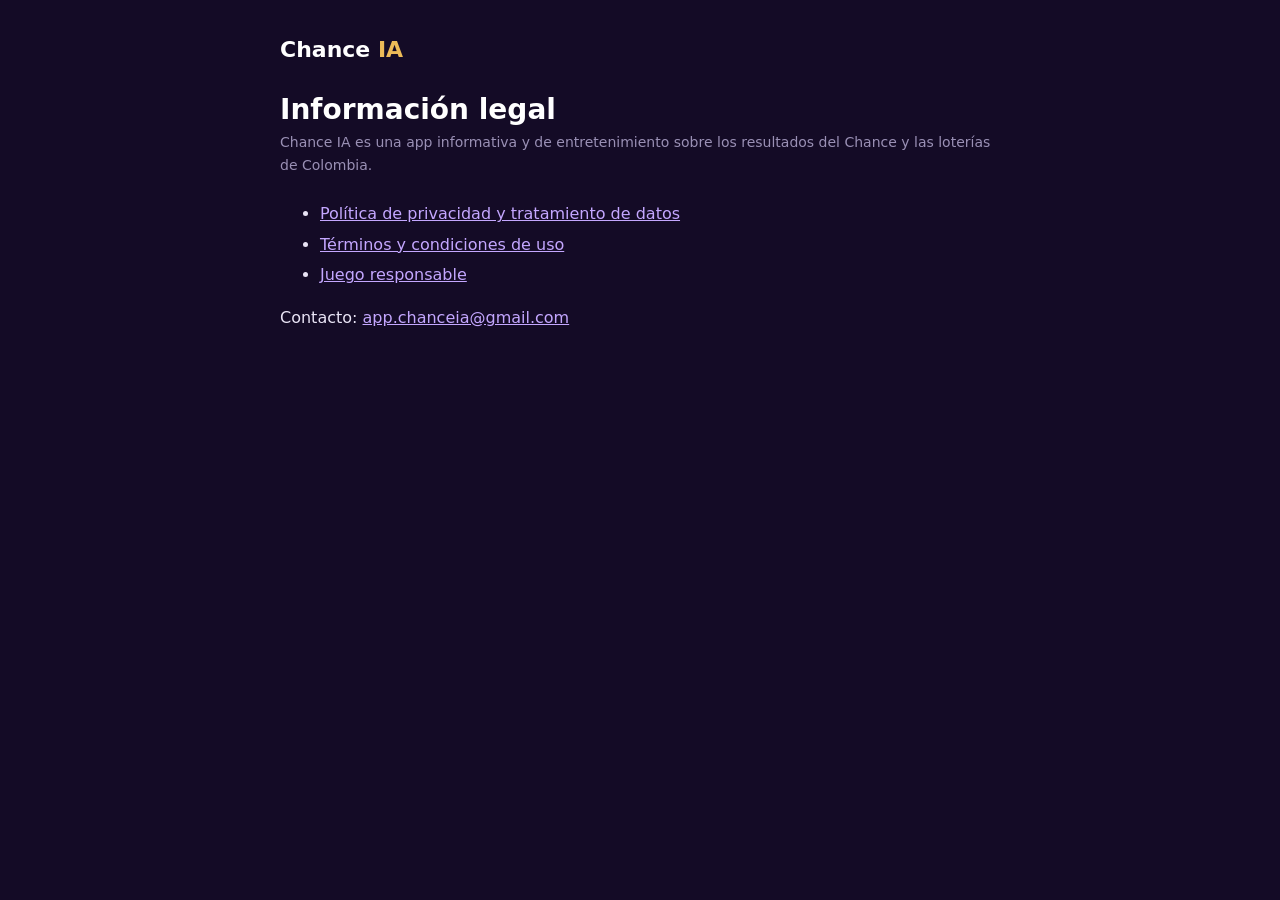
<file: index.html>
<!DOCTYPE html>
<html lang="es">
<head>
<meta charset="utf-8">
<meta name="viewport" content="width=device-width, initial-scale=1">
<title>Chance IA · Información legal</title>
<link rel="stylesheet" href="style.css">
</head>
<body>
<main>
<header><a class="brand" href="./">Chance <span>IA</span></a></header>
<h1>Información legal</h1>
<p class="updated">Chance IA es una app informativa y de entretenimiento sobre los resultados del Chance y las loterías de Colombia.</p>
<ul>
  <li><a href="privacidad.html">Política de privacidad y tratamiento de datos</a></li>
  <li><a href="terminos.html">Términos y condiciones de uso</a></li>
  <li><a href="juego-responsable.html">Juego responsable</a></li>
</ul>
<p>Contacto: <a href="mailto:app.chanceia@gmail.com">app.chanceia@gmail.com</a></p>
</main>
</body>
</html>
</file>
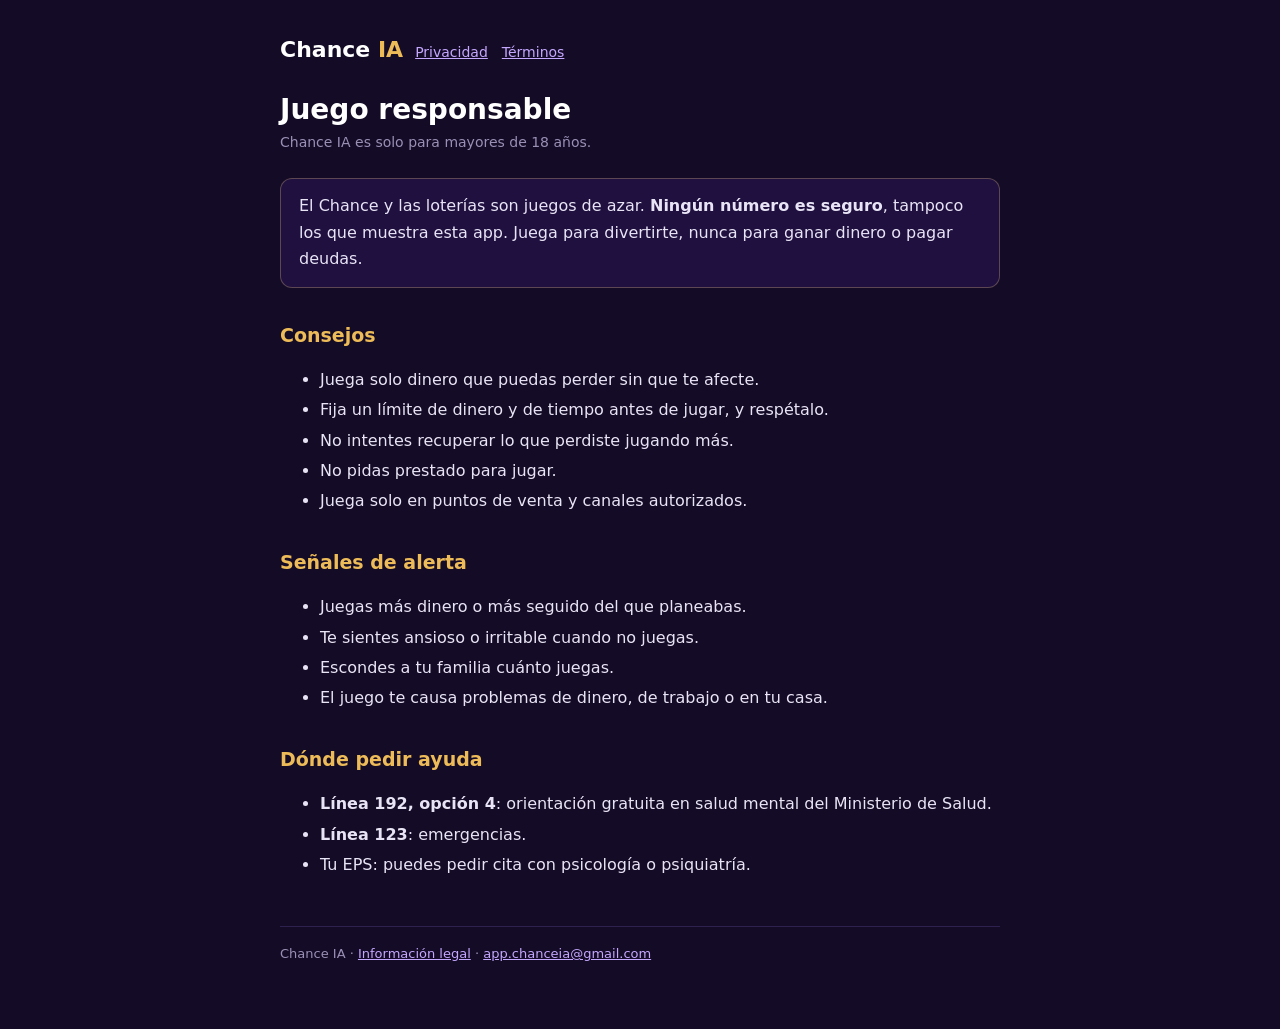
<file: juego-responsable.html>
<!DOCTYPE html>
<html lang="es">
<head>
<meta charset="utf-8">
<meta name="viewport" content="width=device-width, initial-scale=1">
<title>Juego responsable · Chance IA</title>
<link rel="stylesheet" href="style.css">
</head>
<body>
<main>
<header><a class="brand" href="./">Chance <span>IA</span></a>
<nav><a href="privacidad.html">Privacidad</a><a href="terminos.html">Términos</a></nav></header>

<h1>Juego responsable</h1>
<p class="updated">Chance IA es solo para mayores de 18 años.</p>

<div class="box">El Chance y las loterías son juegos de azar. <strong>Ningún número es seguro</strong>, tampoco los que muestra esta app. Juega para divertirte, nunca para ganar dinero o pagar deudas.</div>

<h2>Consejos</h2>
<ul>
  <li>Juega solo dinero que puedas perder sin que te afecte.</li>
  <li>Fija un límite de dinero y de tiempo antes de jugar, y respétalo.</li>
  <li>No intentes recuperar lo que perdiste jugando más.</li>
  <li>No pidas prestado para jugar.</li>
  <li>Juega solo en puntos de venta y canales autorizados.</li>
</ul>

<h2>Señales de alerta</h2>
<ul>
  <li>Juegas más dinero o más seguido del que planeabas.</li>
  <li>Te sientes ansioso o irritable cuando no juegas.</li>
  <li>Escondes a tu familia cuánto juegas.</li>
  <li>El juego te causa problemas de dinero, de trabajo o en tu casa.</li>
</ul>

<h2>Dónde pedir ayuda</h2>
<ul>
  <li><strong>Línea 192, opción 4</strong>: orientación gratuita en salud mental del Ministerio de Salud.</li>
  <li><strong>Línea 123</strong>: emergencias.</li>
  <li>Tu EPS: puedes pedir cita con psicología o psiquiatría.</li>
</ul>

<footer>Chance IA · <a href="./">Información legal</a> · <a href="mailto:app.chanceia@gmail.com">app.chanceia@gmail.com</a></footer>
</main>
</body>
</html>
</file>
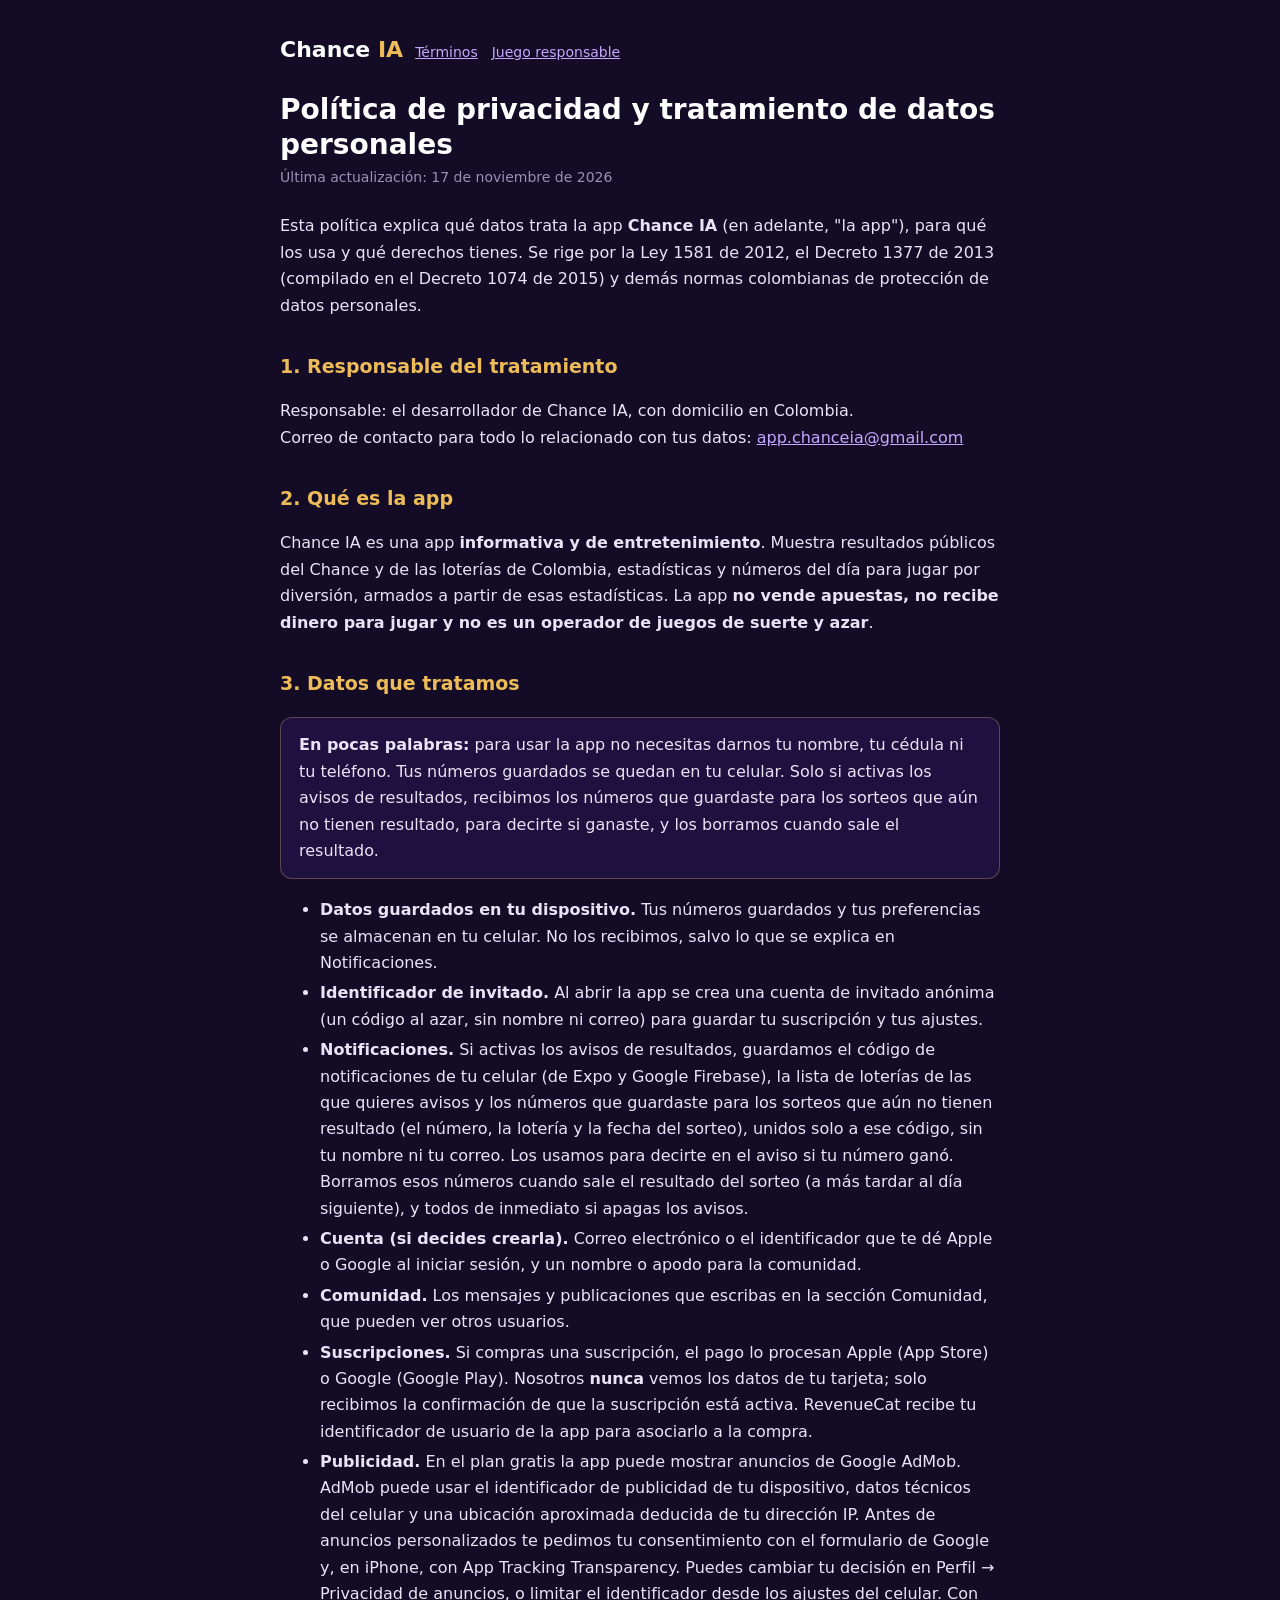
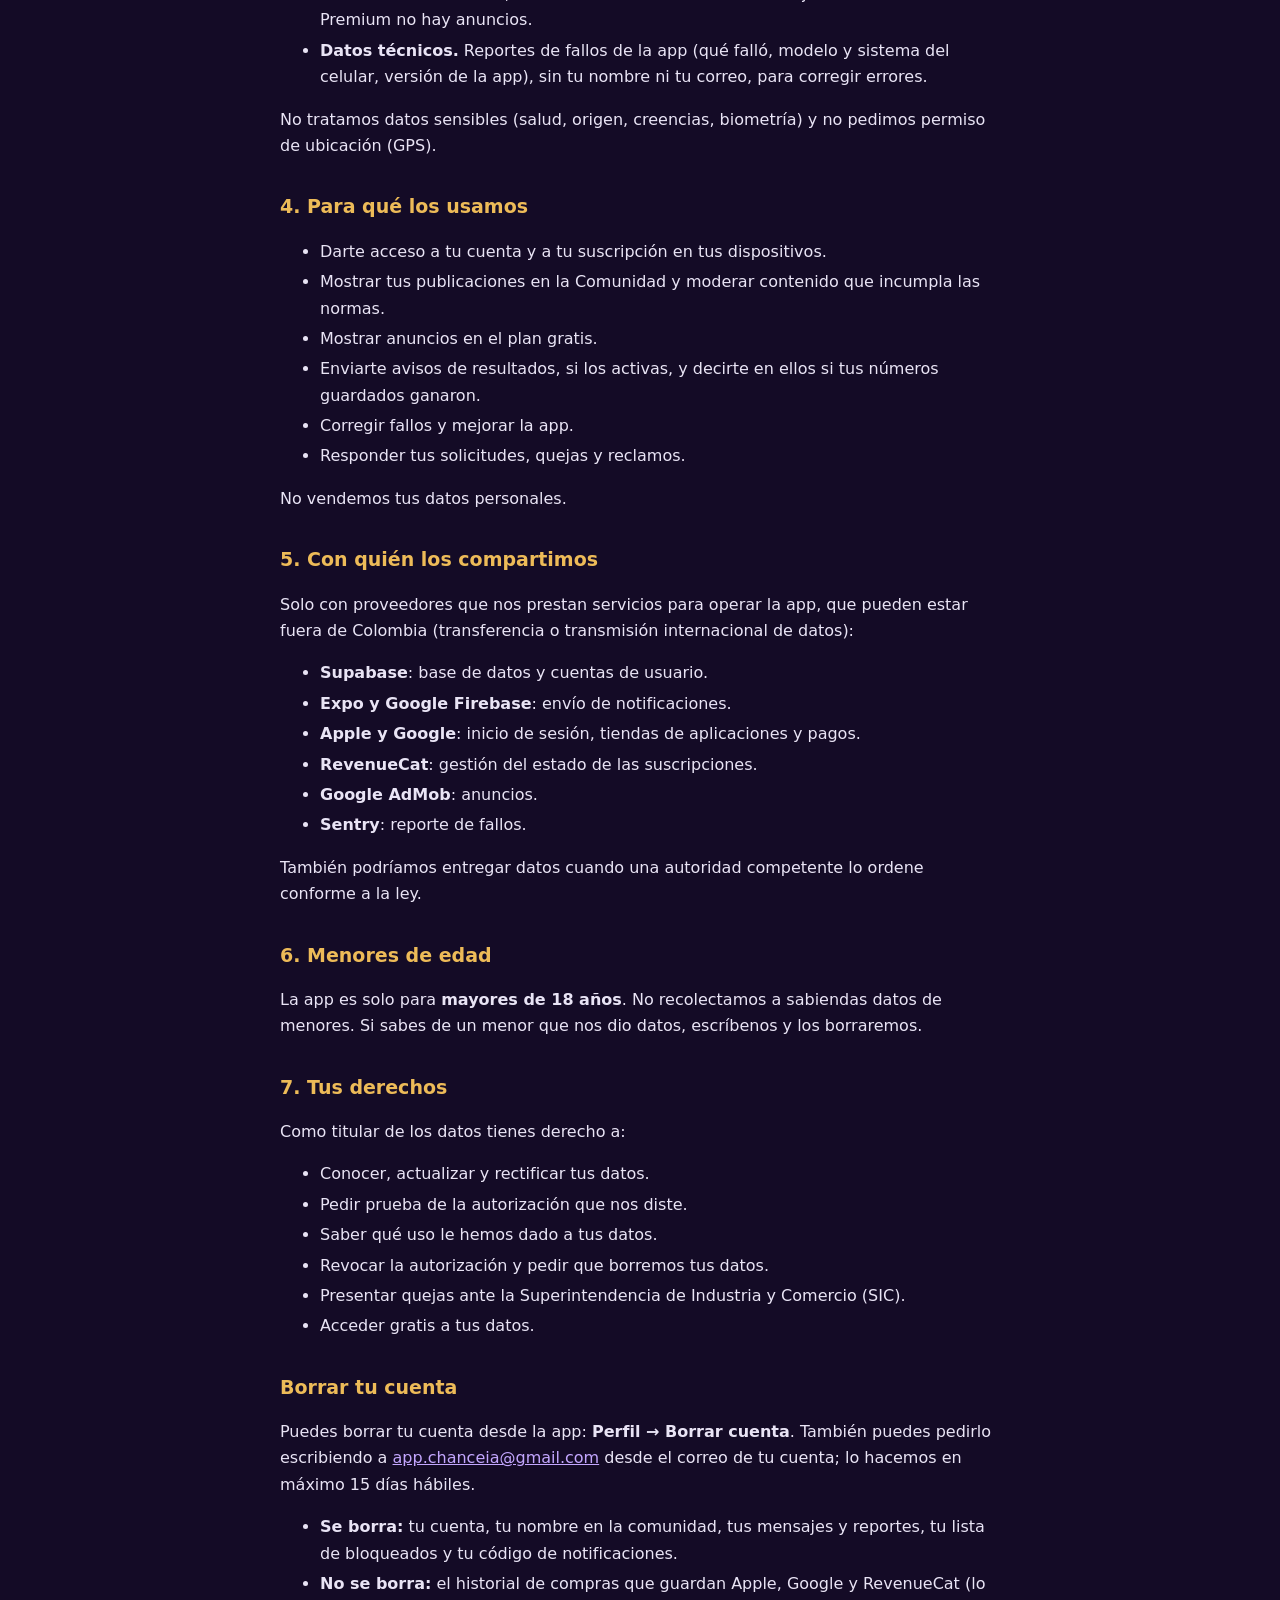
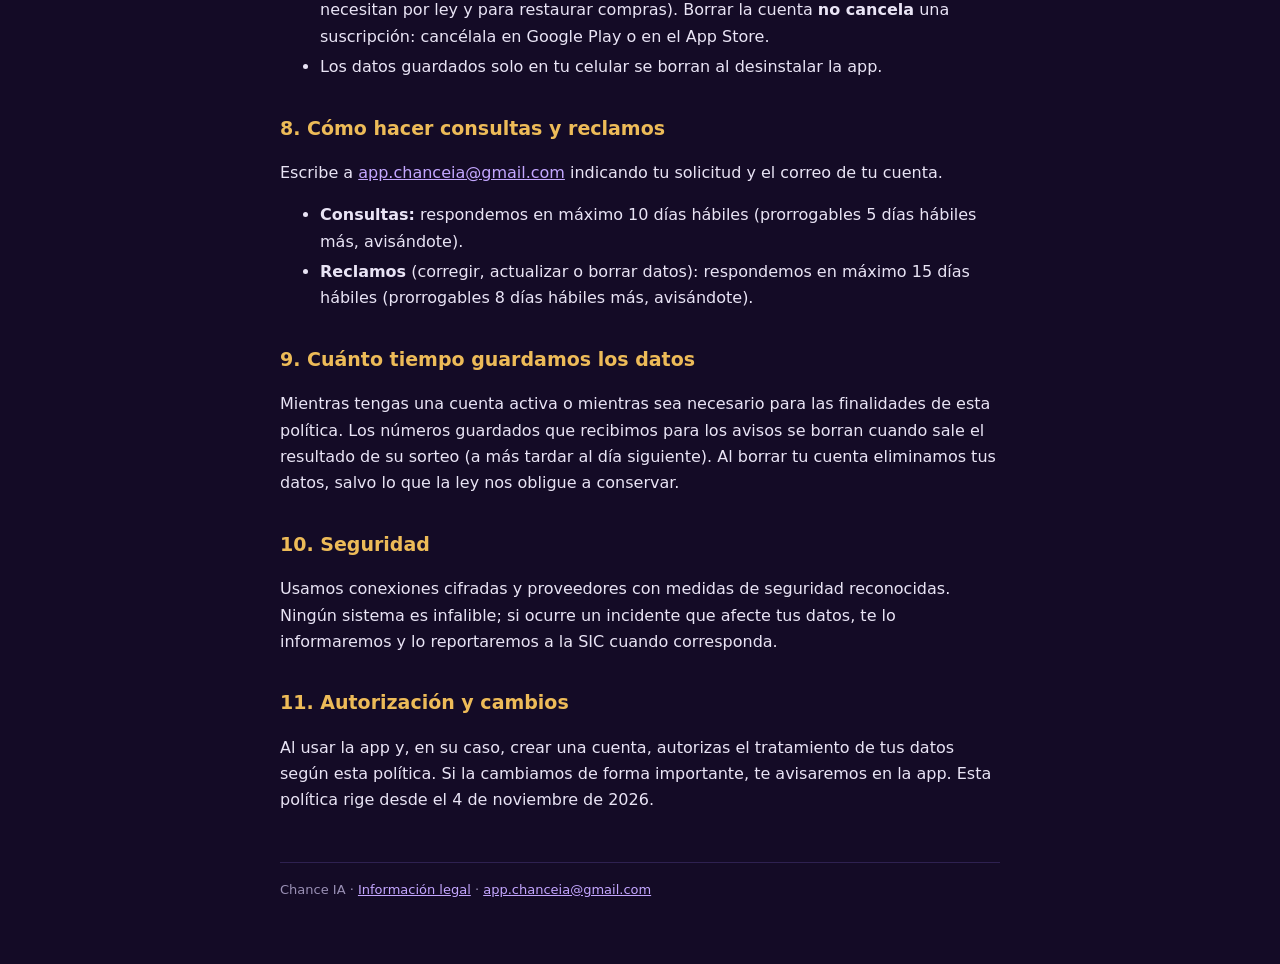
<file: privacidad.html>
<!DOCTYPE html>
<html lang="es">
<head>
<meta charset="utf-8">
<meta name="viewport" content="width=device-width, initial-scale=1">
<title>Política de privacidad · Chance IA</title>
<link rel="stylesheet" href="style.css">
</head>
<body>
<main>
<header><a class="brand" href="./">Chance <span>IA</span></a>
<nav><a href="terminos.html">Términos</a><a href="juego-responsable.html">Juego responsable</a></nav></header>

<h1>Política de privacidad y tratamiento de datos personales</h1>
<p class="updated">Última actualización: 17 de noviembre de 2026</p>

<p>Esta política explica qué datos trata la app <strong>Chance IA</strong> (en adelante, "la app"), para qué los usa y qué derechos tienes. Se rige por la Ley 1581 de 2012, el Decreto 1377 de 2013 (compilado en el Decreto 1074 de 2015) y demás normas colombianas de protección de datos personales.</p>

<h2>1. Responsable del tratamiento</h2>
<p>Responsable: el desarrollador de Chance IA, con domicilio en Colombia.<br>
Correo de contacto para todo lo relacionado con tus datos: <a href="mailto:app.chanceia@gmail.com">app.chanceia@gmail.com</a></p>

<h2>2. Qué es la app</h2>
<p>Chance IA es una app <strong>informativa y de entretenimiento</strong>. Muestra resultados públicos del Chance y de las loterías de Colombia, estadísticas y números del día para jugar por diversión, armados a partir de esas estadísticas. La app <strong>no vende apuestas, no recibe dinero para jugar y no es un operador de juegos de suerte y azar</strong>.</p>

<h2>3. Datos que tratamos</h2>
<div class="box"><strong>En pocas palabras:</strong> para usar la app no necesitas darnos tu nombre, tu cédula ni tu teléfono. Tus números guardados se quedan en tu celular. Solo si activas los avisos de resultados, recibimos los números que guardaste para los sorteos que aún no tienen resultado, para decirte si ganaste, y los borramos cuando sale el resultado.</div>
<ul>
  <li><strong>Datos guardados en tu dispositivo.</strong> Tus números guardados y tus preferencias se almacenan en tu celular. No los recibimos, salvo lo que se explica en Notificaciones.</li>
<li><strong>Identificador de invitado.</strong> Al abrir la app se crea una cuenta de invitado anónima (un código al azar, sin nombre ni correo) para guardar tu suscripción y tus ajustes.</li>
<li><strong>Notificaciones.</strong> Si activas los avisos de resultados, guardamos el código de notificaciones de tu celular (de Expo y Google Firebase), la lista de loterías de las que quieres avisos y los números que guardaste para los sorteos que aún no tienen resultado (el número, la lotería y la fecha del sorteo), unidos solo a ese código, sin tu nombre ni tu correo. Los usamos para decirte en el aviso si tu número ganó. Borramos esos números cuando sale el resultado del sorteo (a más tardar al día siguiente), y todos de inmediato si apagas los avisos.</li>
  <li><strong>Cuenta (si decides crearla).</strong> Correo electrónico o el identificador que te dé Apple o Google al iniciar sesión, y un nombre o apodo para la comunidad.</li>
  <li><strong>Comunidad.</strong> Los mensajes y publicaciones que escribas en la sección Comunidad, que pueden ver otros usuarios.</li>
  <li><strong>Suscripciones.</strong> Si compras una suscripción, el pago lo procesan Apple (App Store) o Google (Google Play). Nosotros <strong>nunca</strong> vemos los datos de tu tarjeta; solo recibimos la confirmación de que la suscripción está activa. RevenueCat recibe tu identificador de usuario de la app para asociarlo a la compra.</li>
  <li><strong>Publicidad.</strong> En el plan gratis la app puede mostrar anuncios de Google AdMob. AdMob puede usar el identificador de publicidad de tu dispositivo, datos técnicos del celular y una ubicación aproximada deducida de tu dirección IP. Antes de anuncios personalizados te pedimos tu consentimiento con el formulario de Google y, en iPhone, con App Tracking Transparency. Puedes cambiar tu decisión en Perfil → Privacidad de anuncios, o limitar el identificador desde los ajustes del celular. Con Premium no hay anuncios.</li>
  <li><strong>Datos técnicos.</strong> Reportes de fallos de la app (qué falló, modelo y sistema del celular, versión de la app), sin tu nombre ni tu correo, para corregir errores.</li>
</ul>
<p>No tratamos datos sensibles (salud, origen, creencias, biometría) y no pedimos permiso de ubicación (GPS).</p>

<h2>4. Para qué los usamos</h2>
<ul>
  <li>Darte acceso a tu cuenta y a tu suscripción en tus dispositivos.</li>
  <li>Mostrar tus publicaciones en la Comunidad y moderar contenido que incumpla las normas.</li>
  <li>Mostrar anuncios en el plan gratis.</li>
  <li>Enviarte avisos de resultados, si los activas, y decirte en ellos si tus números guardados ganaron.</li>
<li>Corregir fallos y mejorar la app.</li>
  <li>Responder tus solicitudes, quejas y reclamos.</li>
</ul>
<p>No vendemos tus datos personales.</p>

<h2>5. Con quién los compartimos</h2>
<p>Solo con proveedores que nos prestan servicios para operar la app, que pueden estar fuera de Colombia (transferencia o transmisión internacional de datos):</p>
<ul>
  <li><strong>Supabase</strong>: base de datos y cuentas de usuario.</li>
<li><strong>Expo y Google Firebase</strong>: envío de notificaciones.</li>
  <li><strong>Apple y Google</strong>: inicio de sesión, tiendas de aplicaciones y pagos.</li>
  <li><strong>RevenueCat</strong>: gestión del estado de las suscripciones.</li>
  <li><strong>Google AdMob</strong>: anuncios.</li>
  <li><strong>Sentry</strong>: reporte de fallos.</li>
</ul>
<p>También podríamos entregar datos cuando una autoridad competente lo ordene conforme a la ley.</p>

<h2>6. Menores de edad</h2>
<p>La app es solo para <strong>mayores de 18 años</strong>. No recolectamos a sabiendas datos de menores. Si sabes de un menor que nos dio datos, escríbenos y los borraremos.</p>

<h2>7. Tus derechos</h2>
<p>Como titular de los datos tienes derecho a:</p>
<ul>
  <li>Conocer, actualizar y rectificar tus datos.</li>
  <li>Pedir prueba de la autorización que nos diste.</li>
  <li>Saber qué uso le hemos dado a tus datos.</li>
  <li>Revocar la autorización y pedir que borremos tus datos.</li>
  <li>Presentar quejas ante la Superintendencia de Industria y Comercio (SIC).</li>
  <li>Acceder gratis a tus datos.</li>
</ul>
<h2 id="borrar">Borrar tu cuenta</h2>
<p>Puedes borrar tu cuenta desde la app: <strong>Perfil → Borrar cuenta</strong>. También puedes pedirlo escribiendo a <a href="mailto:app.chanceia@gmail.com">app.chanceia@gmail.com</a> desde el correo de tu cuenta; lo hacemos en máximo 15 días hábiles.</p>
<ul>
<li><strong>Se borra:</strong> tu cuenta, tu nombre en la comunidad, tus mensajes y reportes, tu lista de bloqueados y tu código de notificaciones.</li>
<li><strong>No se borra:</strong> el historial de compras que guardan Apple, Google y RevenueCat (lo necesitan por ley y para restaurar compras). Borrar la cuenta <strong>no cancela</strong> una suscripción: cancélala en Google Play o en el App Store.</li>
<li>Los datos guardados solo en tu celular se borran al desinstalar la app.</li>
</ul>

<h2>8. Cómo hacer consultas y reclamos</h2>
<p>Escribe a <a href="mailto:app.chanceia@gmail.com">app.chanceia@gmail.com</a> indicando tu solicitud y el correo de tu cuenta.</p>
<ul>
  <li><strong>Consultas:</strong> respondemos en máximo 10 días hábiles (prorrogables 5 días hábiles más, avisándote).</li>
  <li><strong>Reclamos</strong> (corregir, actualizar o borrar datos): respondemos en máximo 15 días hábiles (prorrogables 8 días hábiles más, avisándote).</li>
</ul>

<h2>9. Cuánto tiempo guardamos los datos</h2>
<p>Mientras tengas una cuenta activa o mientras sea necesario para las finalidades de esta política. Los números guardados que recibimos para los avisos se borran cuando sale el resultado de su sorteo (a más tardar al día siguiente). Al borrar tu cuenta eliminamos tus datos, salvo lo que la ley nos obligue a conservar.</p>

<h2>10. Seguridad</h2>
<p>Usamos conexiones cifradas y proveedores con medidas de seguridad reconocidas. Ningún sistema es infalible; si ocurre un incidente que afecte tus datos, te lo informaremos y lo reportaremos a la SIC cuando corresponda.</p>

<h2>11. Autorización y cambios</h2>
<p>Al usar la app y, en su caso, crear una cuenta, autorizas el tratamiento de tus datos según esta política. Si la cambiamos de forma importante, te avisaremos en la app. Esta política rige desde el 4 de noviembre de 2026.</p>

<footer>Chance IA · <a href="./">Información legal</a> · <a href="mailto:app.chanceia@gmail.com">app.chanceia@gmail.com</a></footer>
</main>
</body>
</html>
</file>
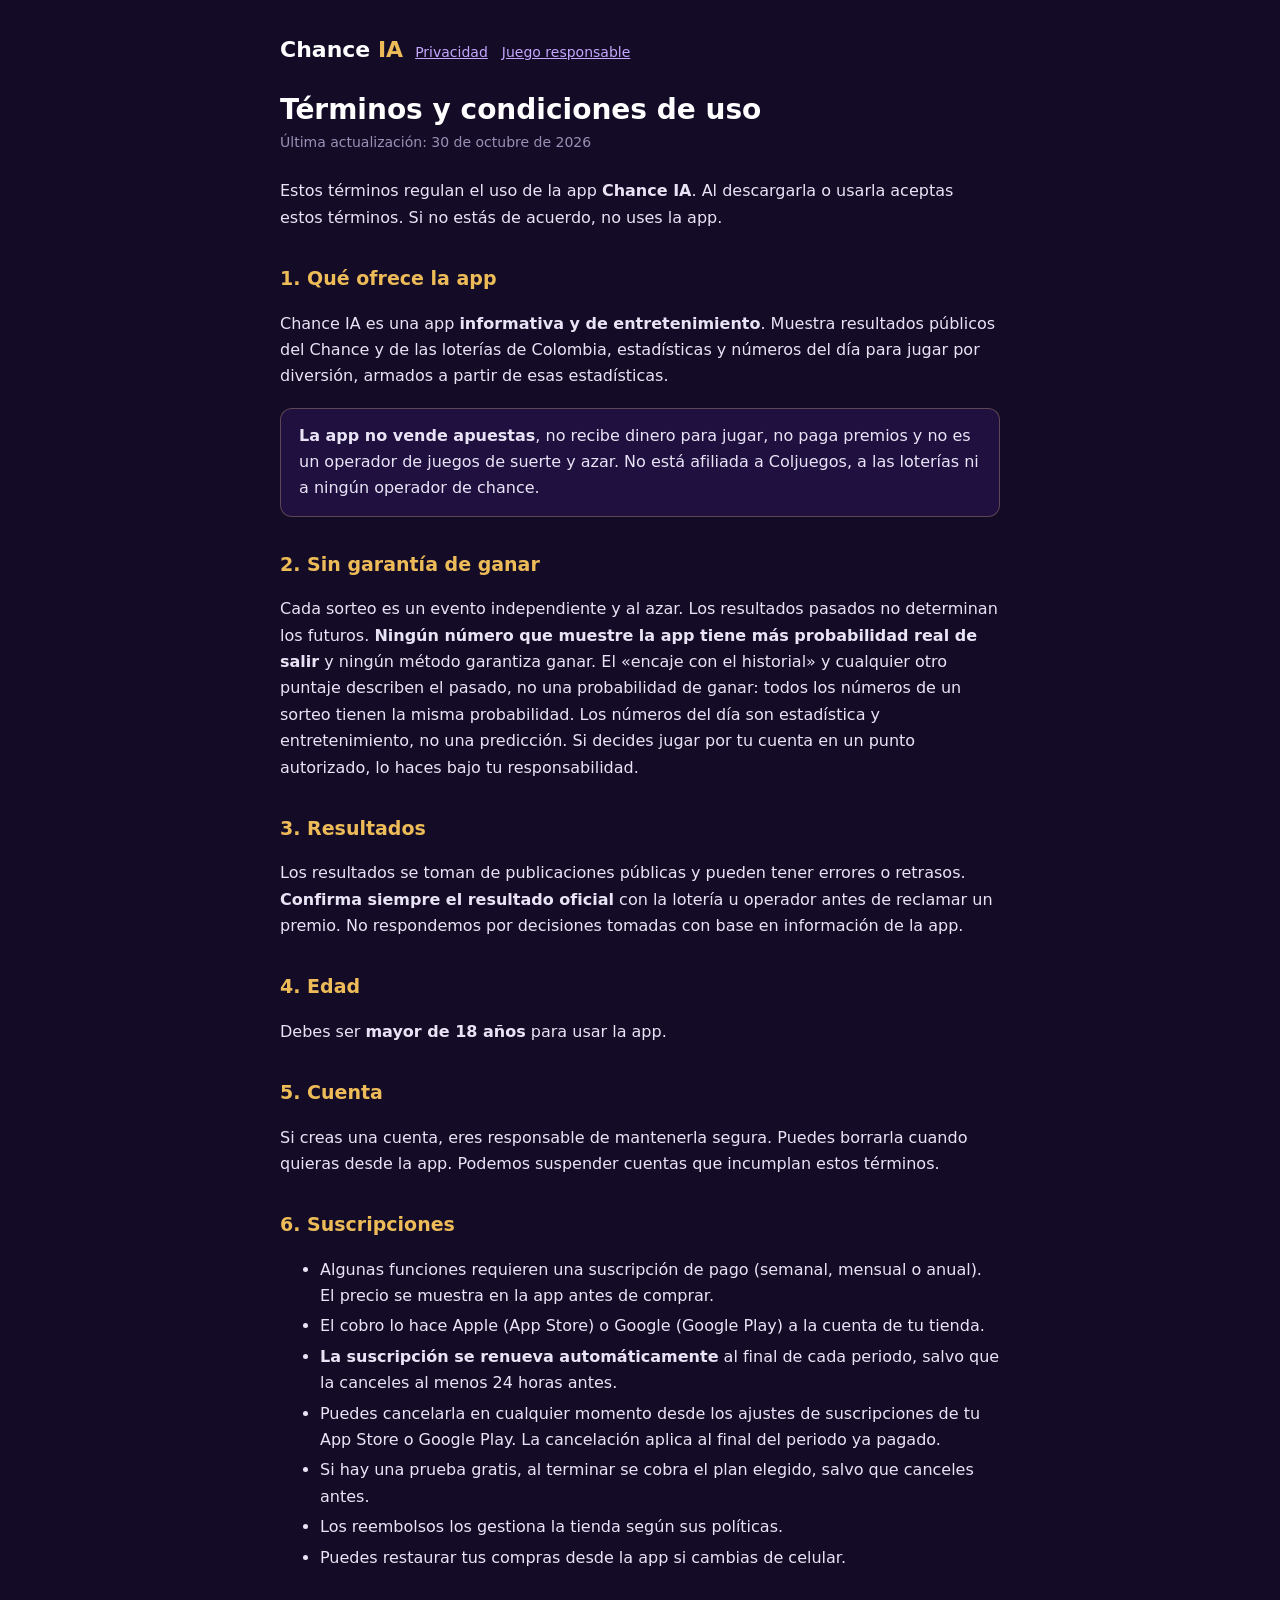
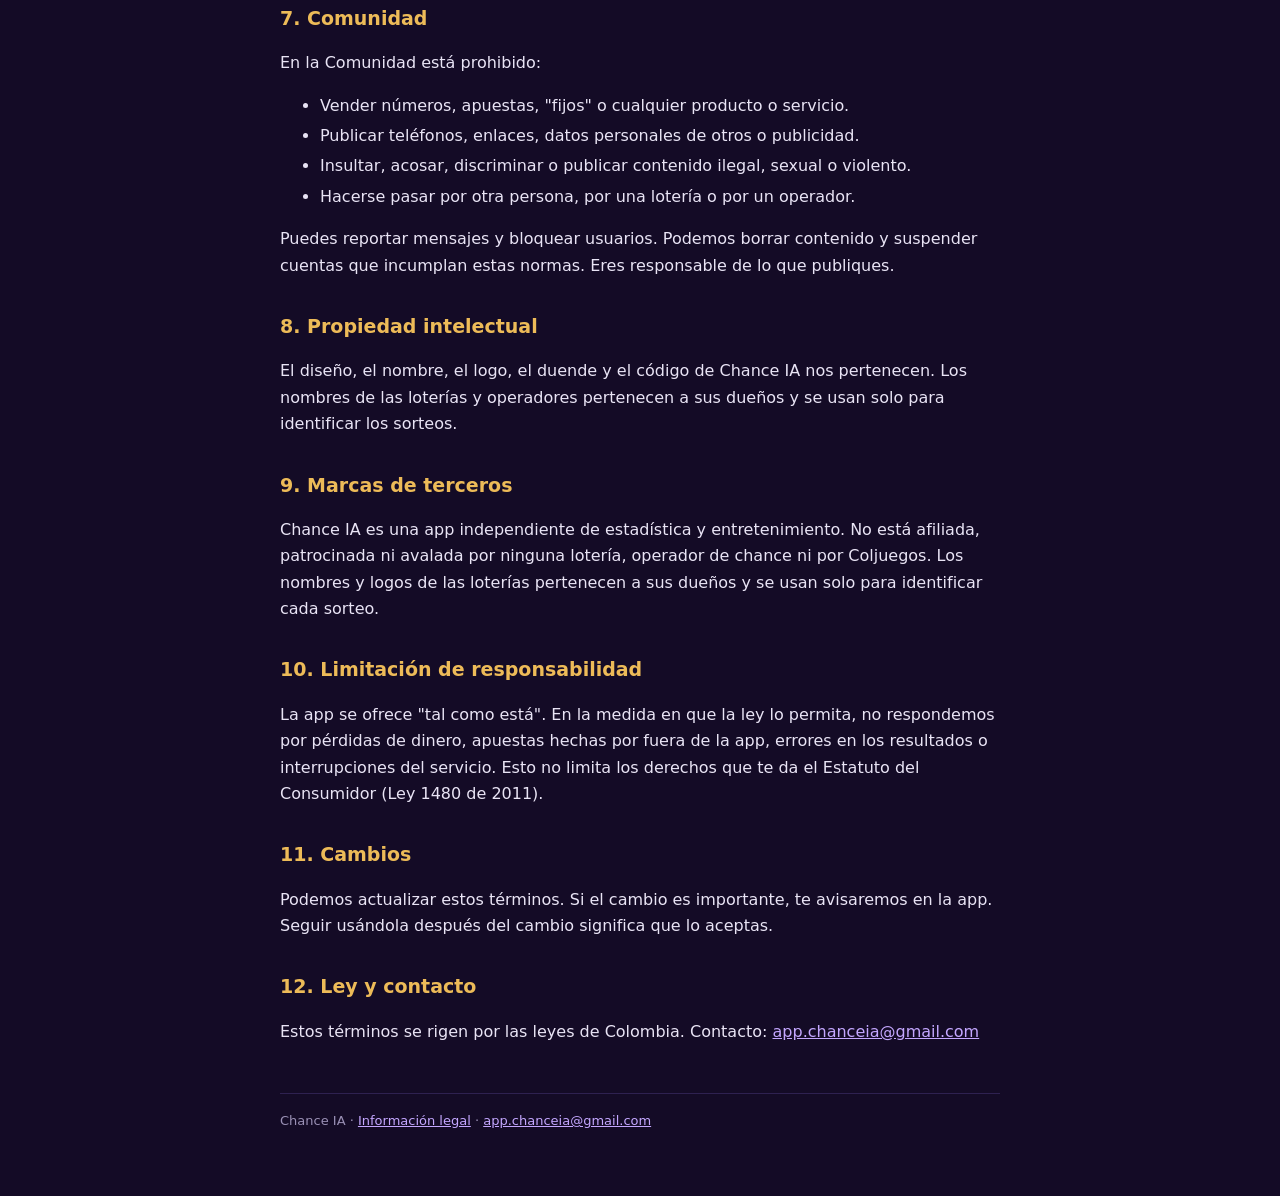
<file: terminos.html>
<!DOCTYPE html>
<html lang="es">
<head>
<meta charset="utf-8">
<meta name="viewport" content="width=device-width, initial-scale=1">
<title>Términos y condiciones · Chance IA</title>
<link rel="stylesheet" href="style.css">
</head>
<body>
<main>
<header><a class="brand" href="./">Chance <span>IA</span></a>
<nav><a href="privacidad.html">Privacidad</a><a href="juego-responsable.html">Juego responsable</a></nav></header>

<h1>Términos y condiciones de uso</h1>
<p class="updated">Última actualización: 30 de octubre de 2026</p>

<p>Estos términos regulan el uso de la app <strong>Chance IA</strong>. Al descargarla o usarla aceptas estos términos. Si no estás de acuerdo, no uses la app.</p>

<h2>1. Qué ofrece la app</h2>
<p>Chance IA es una app <strong>informativa y de entretenimiento</strong>. Muestra resultados públicos del Chance y de las loterías de Colombia, estadísticas y números del día para jugar por diversión, armados a partir de esas estadísticas.</p>
<div class="box">
<strong>La app no vende apuestas</strong>, no recibe dinero para jugar, no paga premios y no es un operador de juegos de suerte y azar. No está afiliada a Coljuegos, a las loterías ni a ningún operador de chance.
</div>

<h2>2. Sin garantía de ganar</h2>
<p>Cada sorteo es un evento independiente y al azar. Los resultados pasados no determinan los futuros. <strong>Ningún número que muestre la app tiene más probabilidad real de salir</strong> y ningún método garantiza ganar. El «encaje con el historial» y cualquier otro puntaje describen el pasado, no una probabilidad de ganar: todos los números de un sorteo tienen la misma probabilidad. Los números del día son estadística y entretenimiento, no una predicción. Si decides jugar por tu cuenta en un punto autorizado, lo haces bajo tu responsabilidad.</p>

<h2>3. Resultados</h2>
<p>Los resultados se toman de publicaciones públicas y pueden tener errores o retrasos. <strong>Confirma siempre el resultado oficial</strong> con la lotería u operador antes de reclamar un premio. No respondemos por decisiones tomadas con base en información de la app.</p>

<h2>4. Edad</h2>
<p>Debes ser <strong>mayor de 18 años</strong> para usar la app.</p>

<h2>5. Cuenta</h2>
<p>Si creas una cuenta, eres responsable de mantenerla segura. Puedes borrarla cuando quieras desde la app. Podemos suspender cuentas que incumplan estos términos.</p>

<h2>6. Suscripciones</h2>
<ul>
  <li>Algunas funciones requieren una suscripción de pago (semanal, mensual o anual). El precio se muestra en la app antes de comprar.</li>
  <li>El cobro lo hace Apple (App Store) o Google (Google Play) a la cuenta de tu tienda.</li>
  <li><strong>La suscripción se renueva automáticamente</strong> al final de cada periodo, salvo que la canceles al menos 24 horas antes.</li>
  <li>Puedes cancelarla en cualquier momento desde los ajustes de suscripciones de tu App Store o Google Play. La cancelación aplica al final del periodo ya pagado.</li>
  <li>Si hay una prueba gratis, al terminar se cobra el plan elegido, salvo que canceles antes.</li>
  <li>Los reembolsos los gestiona la tienda según sus políticas.</li>
  <li>Puedes restaurar tus compras desde la app si cambias de celular.</li>
</ul>

<h2>7. Comunidad</h2>
<p>En la Comunidad está prohibido:</p>
<ul>
  <li>Vender números, apuestas, "fijos" o cualquier producto o servicio.</li>
  <li>Publicar teléfonos, enlaces, datos personales de otros o publicidad.</li>
  <li>Insultar, acosar, discriminar o publicar contenido ilegal, sexual o violento.</li>
  <li>Hacerse pasar por otra persona, por una lotería o por un operador.</li>
</ul>
<p>Puedes reportar mensajes y bloquear usuarios. Podemos borrar contenido y suspender cuentas que incumplan estas normas. Eres responsable de lo que publiques.</p>

<h2>8. Propiedad intelectual</h2>
<p>El diseño, el nombre, el logo, el duende y el código de Chance IA nos pertenecen. Los nombres de las loterías y operadores pertenecen a sus dueños y se usan solo para identificar los sorteos.</p>

<h2>9. Marcas de terceros</h2>
<p>Chance IA es una app independiente de estadística y entretenimiento. No está afiliada, patrocinada ni avalada por ninguna lotería, operador de chance ni por Coljuegos. Los nombres y logos de las loterías pertenecen a sus dueños y se usan solo para identificar cada sorteo.</p>

<h2>10. Limitación de responsabilidad</h2>
<p>La app se ofrece "tal como está". En la medida en que la ley lo permita, no respondemos por pérdidas de dinero, apuestas hechas por fuera de la app, errores en los resultados o interrupciones del servicio. Esto no limita los derechos que te da el Estatuto del Consumidor (Ley 1480 de 2011).</p>

<h2>11. Cambios</h2>
<p>Podemos actualizar estos términos. Si el cambio es importante, te avisaremos en la app. Seguir usándola después del cambio significa que lo aceptas.</p>

<h2>12. Ley y contacto</h2>
<p>Estos términos se rigen por las leyes de Colombia. Contacto: <a href="mailto:app.chanceia@gmail.com">app.chanceia@gmail.com</a></p>

<footer>Chance IA · <a href="./">Información legal</a> · <a href="mailto:app.chanceia@gmail.com">app.chanceia@gmail.com</a></footer>
</main>
</body>
</html>
</file>
<file: style.css>
:root { color-scheme: dark; }
* { box-sizing: border-box; }
body { margin: 0; background: #140B26; color: #E9E4F5; font: 16px/1.65 system-ui, -apple-system, "Segoe UI", Roboto, sans-serif; }
main { max-width: 760px; margin: 0 auto; padding: 32px 20px 64px; }
header { display: flex; align-items: baseline; gap: 12px; flex-wrap: wrap; margin-bottom: 8px; }
.brand { font-weight: 800; font-size: 22px; color: #fff; text-decoration: none; }
.brand span { color: #EDBB58; }
nav a { color: #C4A7FF; margin-right: 14px; font-size: 14px; }
h1 { font-size: 28px; line-height: 1.25; margin: 24px 0 4px; color: #fff; }
h2 { font-size: 19px; margin: 32px 0 6px; color: #EDBB58; }
.updated { color: #9A90B5; font-size: 14px; margin: 0 0 24px; }
a { color: #C4A7FF; }
li { margin: 4px 0; }
.box { background: #1F1040; border: 1px solid rgba(233,199,123,0.3); border-radius: 12px; padding: 14px 18px; margin: 18px 0; }
footer { margin-top: 48px; color: #9A90B5; font-size: 13px; border-top: 1px solid #2E2150; padding-top: 16px; }
</file>
